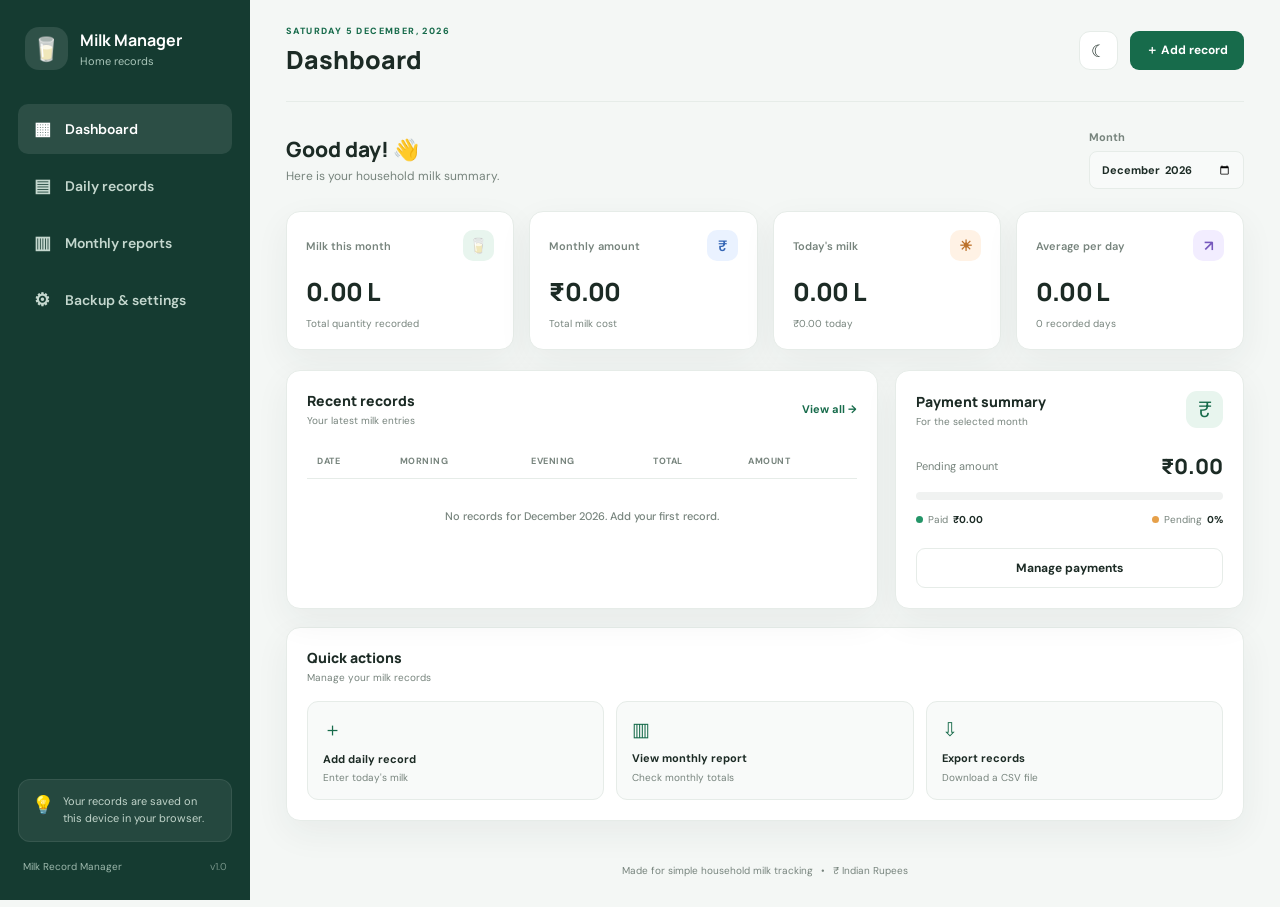
<file: Milk_Record_Manager.html>
<!DOCTYPE html>
<html lang="en">
<head>
  <meta charset="UTF-8">
  <meta name="viewport" content="width=device-width, initial-scale=1.0">
  <meta name="theme-color" content="#173b32">
  <title>Milk Record Manager</title>
  <style>
@import url('https://fonts.googleapis.com/css2?family=DM+Sans:wght@400;500;600;700;800&family=Manrope:wght@500;600;700;800&display=swap');
:root{--bg:#f4f7f5;--surface:#fff;--surface-2:#f8faf9;--text:#1c2b25;--muted:#77847d;--line:#e6ece8;--green:#176b4b;--green-dark:#124d39;--green-soft:#e8f5ee;--blue-soft:#eaf2ff;--orange-soft:#fff2e5;--purple-soft:#f2edff;--shadow:0 12px 35px rgba(29,58,43,.06);--danger:#c53c3c}
*{box-sizing:border-box}body{margin:0;background:var(--bg);color:var(--text);font-family:'DM Sans',sans-serif;font-size:14px}button,input,select,textarea{font:inherit}button{cursor:pointer}.app-shell{min-height:100vh}.sidebar{width:250px;background:#153b31;color:#fff;position:fixed;inset:0 auto 0 0;padding:27px 18px;display:flex;flex-direction:column;z-index:20}.brand{display:flex;align-items:center;gap:12px;color:white;text-decoration:none;padding:0 7px 34px}.brand-icon{width:43px;height:43px;border-radius:14px;background:#ffffff1c;display:grid;place-items:center;font-size:23px}.brand strong{display:block;font-family:Manrope,sans-serif;font-size:16px}.brand small{display:block;color:#a9c5b9;margin-top:3px;font-size:11px}.nav-links{display:grid;gap:7px}.nav-link{display:flex;align-items:center;gap:13px;padding:13px 14px;color:#c4d7ce;text-decoration:none;border-radius:10px;font-weight:600;transition:.2s}.nav-link span{font-size:18px;width:20px;text-align:center}.nav-link:hover,.nav-link.active{background:#ffffff19;color:#fff}.sidebar-note{margin-top:auto;background:#ffffff12;border:1px solid #ffffff14;padding:13px;border-radius:12px;display:flex;gap:9px;align-items:flex-start}.sidebar-note p{font-size:11px;line-height:1.6;color:#c1d4ca;margin:0}.note-icon{font-size:18px}.sidebar-footer{padding:18px 5px 0;color:#9db8ac;font-size:10px;display:flex;justify-content:space-between}.sidebar-footer span{opacity:.7}.main-content{margin-left:250px;max-width:1700px;padding:0 36px 25px}.topbar{height:102px;display:flex;align-items:center;justify-content:space-between;border-bottom:1px solid var(--line);margin-bottom:28px}.eyebrow{font-size:9px;letter-spacing:1.4px;color:var(--green);font-weight:800;margin:0 0 5px}.topbar h1{font:800 25px Manrope,sans-serif;margin:0}.top-actions{display:flex;align-items:center;gap:12px}.icon-button{width:39px;height:39px;border:1px solid var(--line);border-radius:11px;background:var(--surface);color:var(--text);font-size:17px}.menu-button{display:none}.button{border:0;border-radius:9px;padding:11px 16px;font-weight:700;font-size:12px;display:inline-flex;align-items:center;justify-content:center;gap:7px;transition:.2s}.button-primary{background:var(--green);color:white}.button-primary:hover{background:var(--green-dark)}.button-outline{background:var(--surface);border:1px solid var(--line);color:var(--text)}.button-outline:hover{border-color:var(--green);color:var(--green)}.button-danger{background:#fff0f0;color:var(--danger);border:1px solid #f4d3d3}.full-width{width:100%}.page{display:none}.page.active{display:block}.welcome-row,.page-intro{display:flex;justify-content:space-between;align-items:center;gap:18px;margin-bottom:22px}.welcome-row h2,.page-intro h2{font:800 21px Manrope,sans-serif;margin:0 0 5px}.welcome-row p,.page-intro p{color:var(--muted);margin:0;font-size:12px}.month-picker,.report-filter label{font-size:11px;font-weight:700;color:var(--muted);display:grid;gap:7px}.month-picker input,.report-filter input{min-width:155px}.stats-grid{display:grid;grid-template-columns:repeat(4,minmax(0,1fr));gap:15px;margin-bottom:20px}.stat-card{background:var(--surface);border:1px solid var(--line);border-radius:14px;padding:18px 19px;box-shadow:var(--shadow);min-width:0}.stat-top{display:flex;justify-content:space-between;align-items:center;color:var(--muted);font-size:11px;font-weight:600}.stat-icon{width:31px;height:31px;border-radius:10px;display:grid;place-items:center;font-size:15px;background:var(--green-soft);color:var(--green)}.stat-card strong{display:block;font:800 25px Manrope,sans-serif;margin:13px 0 4px;letter-spacing:-.7px}.stat-card small{font-size:10px;color:var(--muted)}.stat-blue .stat-icon{background:var(--blue-soft);color:#3566b5}.stat-orange .stat-icon{background:var(--orange-soft);color:#bd722c}.stat-purple .stat-icon{background:var(--purple-soft);color:#7658bd}.content-grid{display:grid;grid-template-columns:minmax(0,1.7fr) minmax(250px,1fr);gap:17px;margin-bottom:18px}.panel{background:var(--surface);border:1px solid var(--line);border-radius:14px;padding:20px;box-shadow:var(--shadow);min-width:0}.panel-heading{display:flex;align-items:center;justify-content:space-between;margin-bottom:17px}.panel-heading h3,.settings-card h3{font:800 14px Manrope,sans-serif;margin:0 0 4px}.panel-heading p{font-size:10px;color:var(--muted);margin:0}.text-link{color:var(--green);font-size:11px;text-decoration:none;font-weight:700}.table-wrap{width:100%;overflow-x:auto}table{width:100%;border-collapse:collapse;white-space:nowrap}th{text-align:left;color:var(--muted);font-size:9px;text-transform:uppercase;letter-spacing:.5px;font-weight:700;padding:11px 10px;border-bottom:1px solid var(--line)}td{padding:13px 10px;border-bottom:1px solid var(--line);font-size:11px;font-weight:600}tbody tr:last-child td{border-bottom:0}.empty-state{text-align:center!important;color:var(--muted)!important;padding:30px 12px!important;font-weight:500!important}.payment-total{display:flex;justify-content:space-between;align-items:center;margin:24px 0 12px;font-size:11px;color:var(--muted)}.payment-total strong{font:800 21px Manrope,sans-serif;color:var(--text)}.progress-track{height:8px;background:#f0f2f1;border-radius:20px;overflow:hidden}.progress-fill{height:100%;width:0;background:#249568;border-radius:20px;transition:.3s}.payment-legend{display:flex;justify-content:space-between;gap:8px;margin:13px 0 22px;font-size:10px;color:var(--muted)}.payment-legend span{display:flex;align-items:center;gap:5px}.payment-legend b{color:var(--text)}.dot{width:7px;height:7px;border-radius:50%;display:inline-block}.paid-dot{background:#249568}.pending-dot{background:#e6a04a}.panel-emoji{font-size:22px;color:var(--green);background:var(--green-soft);width:37px;height:37px;border-radius:11px;display:grid;place-items:center}.quick-panel{margin-bottom:18px}.quick-actions{display:grid;grid-template-columns:repeat(3,1fr);gap:12px}.quick-action{border:1px solid var(--line);background:var(--surface-2);border-radius:11px;padding:15px;text-align:left;color:var(--text);display:grid;gap:5px}.quick-action>span{font-size:19px;color:var(--green);margin-bottom:4px}.quick-action b{font-size:11px}.quick-action small{font-size:10px;color:var(--muted)}.quick-action:hover{border-color:#9cc8b1;background:var(--green-soft)}.app-footer{text-align:center;padding:25px 0 5px;color:var(--muted);font-size:10px}.app-footer span{padding:0 5px}.page-intro{margin-bottom:20px}.toolbar{display:flex;gap:9px;flex-wrap:wrap;margin-bottom:17px}.toolbar input,.toolbar select,.month-picker input,.report-filter input{border:1px solid var(--line);border-radius:8px;background:var(--surface-2);padding:10px 11px;color:var(--text);font-size:11px;outline:none}.toolbar input[type=search]{flex:1;min-width:170px}.toolbar input[type=month]{width:145px}.toolbar select{min-width:130px}.table-footer{display:flex;justify-content:space-between;gap:10px;color:var(--muted);font-size:10px;border-top:1px solid var(--line);padding-top:14px;margin-top:5px}.status{display:inline-flex;padding:5px 8px;border-radius:20px;font-size:9px;font-weight:800;text-transform:capitalize}.status.paid{background:#e7f5ed;color:#218052}.status.pending{background:#fff3df;color:#a96b1c}.row-actions{display:flex;gap:5px}.mini-action{border:1px solid var(--line);background:var(--surface);color:var(--text);border-radius:6px;padding:5px 7px;font-size:10px}.mini-action:hover{border-color:var(--green);color:var(--green)}.report-actions{display:flex;gap:8px}.report-filter{display:flex;justify-content:space-between;align-items:center;margin-bottom:17px}.report-period{color:var(--muted);font-size:11px}.report-stats{margin-bottom:18px}.report-total-row{border-top:1px solid var(--line);margin-top:10px;padding-top:15px;display:flex;justify-content:space-between;font-size:12px}.report-total-row strong{font-family:Manrope,sans-serif}.settings-grid{display:grid;grid-template-columns:repeat(2,minmax(0,1fr));gap:16px}.settings-card{padding:23px}.settings-icon{font-size:25px;margin-bottom:13px}.settings-card p,.privacy-note p{color:var(--muted);font-size:11px;line-height:1.7;min-height:55px;margin:7px 0 18px}.file-button{cursor:pointer}.danger-card{border-color:#f0dada}.privacy-note{margin-top:17px}.privacy-note p{min-height:0;margin-bottom:0}.modal-backdrop{position:fixed;inset:0;background:#10231dcc;display:none;align-items:center;justify-content:center;padding:18px;z-index:50;overflow:auto}.modal-backdrop.open{display:flex}.modal{width:min(100%,510px);background:var(--surface);border-radius:17px;padding:23px;box-shadow:0 25px 80px #0003;max-height:95vh;overflow:auto}.modal-header{display:flex;justify-content:space-between;align-items:flex-start;margin-bottom:20px}.modal-header h2{font:800 20px Manrope,sans-serif;margin:0}.form-grid{display:grid;grid-template-columns:1fr 1fr;gap:14px}.form-field{display:grid;gap:7px;font-size:11px;font-weight:700;color:var(--muted)}.form-field.full{grid-column:1/-1}.form-field input,.form-field select,.form-field textarea{width:100%;padding:11px 12px;border:1px solid var(--line);border-radius:8px;background:var(--surface-2);color:var(--text);outline:none;font-size:12px}.form-field input:focus,.form-field select:focus,.form-field textarea:focus,.toolbar input:focus{border-color:#6eaa8b;box-shadow:0 0 0 3px #1a87541a}.form-field textarea{resize:vertical}.calculation-preview{margin-top:17px;padding:14px;background:var(--green-soft);border-radius:10px;display:flex;justify-content:space-between;gap:12px}.calculation-preview div{display:grid;gap:5px}.calculation-preview span{font-size:10px;color:var(--green-dark)}.calculation-preview strong{font:800 16px Manrope,sans-serif;color:var(--green-dark)}.modal-actions{display:flex;justify-content:flex-end;gap:8px;margin-top:19px}.toast{position:fixed;bottom:22px;left:50%;transform:translate(-50%,20px);background:#173b31;color:white;padding:12px 17px;border-radius:9px;font-size:12px;font-weight:600;box-shadow:0 8px 25px #0002;opacity:0;pointer-events:none;transition:.25s;z-index:100;max-width:calc(100% - 30px);text-align:center}.toast.show{opacity:1;transform:translate(-50%,0)}
body.dark{--bg:#111b17;--surface:#19251f;--surface-2:#202e27;--text:#e9f1ec;--muted:#a0afa6;--line:#304239;--green-soft:#203e30;--blue-soft:#24374e;--orange-soft:#473523;--purple-soft:#352c4d;--shadow:0 12px 35px #0002}.dark .button-outline,.dark .icon-button,.dark .mini-action{background:var(--surface)}.dark .progress-track{background:#2a3931}.dark .status.paid{background:#203e30;color:#85d5a8}.dark .status.pending{background:#493a25;color:#f0bd71}.dark .button-danger{background:#422727;border-color:#603535}.dark .calculation-preview{background:#203e30}.dark .calculation-preview span,.dark .calculation-preview strong{color:#a7e0bd}
@media(max-width:1100px){.main-content{padding:0 23px 20px}.sidebar{width:220px}.main-content{margin-left:220px}.stats-grid{grid-template-columns:repeat(2,minmax(0,1fr))}.content-grid{grid-template-columns:1fr}.payment-panel{max-width:none}}
@media(max-width:720px){.sidebar{transform:translateX(-100%);transition:transform .25s;width:260px;box-shadow:10px 0 30px #0002}.sidebar.open{transform:translateX(0)}.main-content{margin-left:0;padding:0 15px 18px}.topbar{height:78px;margin-bottom:20px;gap:10px}.menu-button{display:block;flex-shrink:0}.topbar>div:nth-child(2){margin-right:auto}.topbar h1{font-size:20px}.topbar .eyebrow{font-size:8px}.top-add{padding:10px;font-size:10px}.top-actions{gap:6px}.icon-button{width:35px;height:35px}.welcome-row,.page-intro{align-items:flex-start}.welcome-row h2,.page-intro h2{font-size:18px}.welcome-row p,.page-intro p{font-size:11px}.month-picker input{min-width:130px;width:130px}.stats-grid{gap:10px}.stat-card{padding:14px}.stat-card strong{font-size:21px}.stat-top{font-size:10px}.content-grid{gap:12px}.panel{padding:15px}.quick-actions{grid-template-columns:1fr}.quick-action{grid-template-columns:28px 1fr;align-items:center;column-gap:8px}.quick-action>span{grid-row:span 2}.quick-action small{grid-column:2}.toolbar>*{flex:1}.toolbar input[type=search]{flex-basis:100%}.toolbar input[type=month],.toolbar select{min-width:0}.table-footer{font-size:9px}.settings-grid{grid-template-columns:1fr}.report-filter{align-items:flex-start;gap:12px}.report-actions{flex-wrap:wrap}.report-actions .button{padding:9px 10px}.page-intro{flex-wrap:wrap}.page-intro>.button{margin-left:auto}.app-footer{line-height:1.7}}
@media(max-width:390px){.top-add{font-size:0;width:36px;height:36px;padding:0}.top-add:first-letter{font-size:17px}.stats-grid{gap:8px}.stat-card{padding:12px}.stat-card strong{font-size:18px}.stat-card small{font-size:9px}.form-grid{grid-template-columns:1fr}.form-field.full{grid-column:auto}.calculation-preview strong{font-size:14px}.report-filter{flex-direction:column}}
@media print{body{background:#fff;color:#111}.sidebar,.topbar,.page:not(#reportsPage),.report-actions,.report-filter,.app-footer{display:none!important}.main-content{margin:0;padding:0}.page#reportsPage{display:block!important}.panel,.stat-card{box-shadow:none;border:1px solid #ddd;break-inside:avoid}.stats-grid{grid-template-columns:repeat(4,1fr)}.stat-card strong{font-size:18px}th,td{color:#111!important}}

</style>
</head>
<body>
  <div class="app-shell">
    <aside class="sidebar" id="sidebar">
      <a class="brand" href="#" aria-label="Milk Record Manager home">
        <span class="brand-icon">🥛</span>
        <span><strong>Milk Manager</strong><small>Home records</small></span>
      </a>
      <nav class="nav-links">
        <a class="nav-link active" href="#dashboard" data-page="dashboard"><span>▦</span> Dashboard</a>
        <a class="nav-link" href="#records" data-page="records"><span>▤</span> Daily records</a>
        <a class="nav-link" href="#reports" data-page="reports"><span>▥</span> Monthly reports</a>
        <a class="nav-link" href="#settings" data-page="settings"><span>⚙</span> Backup & settings</a>
      </nav>
      <div class="sidebar-note">
        <span class="note-icon">💡</span>
        <p>Your records are saved on this device in your browser.</p>
      </div>
      <div class="sidebar-footer">Milk Record Manager <span>v1.0</span></div>
    </aside>

    <main class="main-content">
      <header class="topbar">
        <button class="icon-button menu-button" id="menuButton" aria-label="Open menu">☰</button>
        <div>
          <p class="eyebrow" id="todayLabel">YOUR HOME MILK TRACKER</p>
          <h1 id="pageTitle">Dashboard</h1>
        </div>
        <div class="top-actions">
          <button class="icon-button" id="themeButton" title="Toggle dark mode" aria-label="Toggle dark mode">☾</button>
          <button class="button button-primary top-add" id="topAddButton">＋ Add record</button>
        </div>
      </header>

      <section class="page active" id="dashboardPage">
        <div class="welcome-row">
          <div>
            <h2>Good day! <span>👋</span></h2>
            <p>Here is your household milk summary.</p>
          </div>
          <label class="month-picker">Month
            <input type="month" id="dashboardMonth">
          </label>
        </div>

        <div class="stats-grid">
          <article class="stat-card stat-green">
            <div class="stat-top"><span>Milk this month</span><span class="stat-icon">🥛</span></div>
            <strong id="monthLitres">0.00 L</strong><small>Total quantity recorded</small>
          </article>
          <article class="stat-card stat-blue">
            <div class="stat-top"><span>Monthly amount</span><span class="stat-icon">₹</span></div>
            <strong id="monthAmount">₹0.00</strong><small>Total milk cost</small>
          </article>
          <article class="stat-card stat-orange">
            <div class="stat-top"><span>Today's milk</span><span class="stat-icon">☀</span></div>
            <strong id="todayLitres">0.00 L</strong><small id="todayAmount">₹0.00 today</small>
          </article>
          <article class="stat-card stat-purple">
            <div class="stat-top"><span>Average per day</span><span class="stat-icon">↗</span></div>
            <strong id="dailyAverage">0.00 L</strong><small id="entryCount">0 recorded days</small>
          </article>
        </div>

        <div class="content-grid">
          <section class="panel recent-panel">
            <div class="panel-heading">
              <div><h3>Recent records</h3><p>Your latest milk entries</p></div>
              <a class="text-link" href="#records" data-page="records">View all →</a>
            </div>
            <div class="table-wrap">
              <table>
                <thead><tr><th>Date</th><th>Morning</th><th>Evening</th><th>Total</th><th>Amount</th></tr></thead>
                <tbody id="recentTableBody"><tr><td colspan="5" class="empty-state">No records yet. Add your first record.</td></tr></tbody>
              </table>
            </div>
          </section>
          <section class="panel payment-panel">
            <div class="panel-heading"><div><h3>Payment summary</h3><p>For the selected month</p></div><span class="panel-emoji">₹</span></div>
            <div class="payment-total"><span>Pending amount</span><strong id="pendingAmount">₹0.00</strong></div>
            <div class="progress-track"><div id="paidProgress" class="progress-fill"></div></div>
            <div class="payment-legend"><span><i class="dot paid-dot"></i> Paid <b id="paidAmount">₹0.00</b></span><span><i class="dot pending-dot"></i> Pending <b id="pendingShare">0%</b></span></div>
            <button class="button button-outline full-width" data-go="records">Manage payments</button>
          </section>
        </div>

        <section class="panel quick-panel">
          <div class="panel-heading"><div><h3>Quick actions</h3><p>Manage your milk records</p></div></div>
          <div class="quick-actions">
            <button class="quick-action" id="quickAdd"><span>＋</span><b>Add daily record</b><small>Enter today's milk</small></button>
            <button class="quick-action" data-go="reports"><span>▥</span><b>View monthly report</b><small>Check monthly totals</small></button>
            <button class="quick-action" id="quickExport"><span>⇩</span><b>Export records</b><small>Download a CSV file</small></button>
          </div>
        </section>
      </section>

      <section class="page" id="recordsPage">
        <div class="page-intro">
          <div><h2>Daily milk records</h2><p>Add, edit, search and manage your household milk entries.</p></div>
          <button class="button button-primary" id="addRecordButton">＋ Add new record</button>
        </div>
        <section class="panel">
          <div class="toolbar">
            <input type="search" id="searchInput" placeholder="Search date or notes…" aria-label="Search records">
            <input type="month" id="recordsMonth" aria-label="Filter by month">
            <select id="paymentFilter" aria-label="Filter by payment status"><option value="all">All payments</option><option value="paid">Paid</option><option value="pending">Pending</option></select>
            <button class="button button-outline" id="clearFilters">Clear filters</button>
          </div>
          <div class="table-wrap">
            <table class="records-table">
              <thead><tr><th>Date</th><th>Morning</th><th>Evening</th><th>Total milk</th><th>Rate / L</th><th>Amount</th><th>Payment</th><th>Actions</th></tr></thead>
              <tbody id="recordsTableBody"><tr><td colspan="8" class="empty-state">No records found.</td></tr></tbody>
            </table>
          </div>
          <div class="table-footer"><span id="recordsCount">0 records</span><span>Amounts are calculated automatically.</span></div>
        </section>
      </section>

      <section class="page" id="reportsPage">
        <div class="page-intro">
          <div><h2>Monthly reports</h2><p>Review your monthly milk usage and household expense.</p></div>
          <div class="report-actions"><button class="button button-outline" id="printReport">⎙ Print</button><button class="button button-primary" id="reportExport">⇩ Export CSV</button></div>
        </div>
        <section class="panel report-filter">
          <label>Select report month<input type="month" id="reportMonth"></label>
          <div class="report-period" id="reportPeriod">Monthly summary</div>
        </section>
        <div class="stats-grid report-stats">
          <article class="stat-card stat-green"><div class="stat-top"><span>Total milk</span><span class="stat-icon">🥛</span></div><strong id="reportLitres">0.00 L</strong><small>Morning + evening</small></article>
          <article class="stat-card stat-blue"><div class="stat-top"><span>Total expense</span><span class="stat-icon">₹</span></div><strong id="reportAmount">₹0.00</strong><small>Monthly milk cost</small></article>
          <article class="stat-card stat-orange"><div class="stat-top"><span>Recorded days</span><span class="stat-icon">▦</span></div><strong id="reportDays">0</strong><small>Days with entries</small></article>
          <article class="stat-card stat-purple"><div class="stat-top"><span>Daily average</span><span class="stat-icon">↗</span></div><strong id="reportAverage">0.00 L</strong><small>Per recorded day</small></article>
        </div>
        <section class="panel">
          <div class="panel-heading"><div><h3>Monthly breakdown</h3><p>All daily entries for this month</p></div></div>
          <div class="table-wrap">
            <table><thead><tr><th>Date</th><th>Morning (L)</th><th>Evening (L)</th><th>Total (L)</th><th>Rate / L</th><th>Amount</th><th>Payment</th></tr></thead>
            <tbody id="reportTableBody"><tr><td colspan="7" class="empty-state">No records for this month.</td></tr></tbody></table>
          </div>
          <div class="report-total-row"><span>Monthly total</span><strong id="reportGrandTotal">0.00 L · ₹0.00</strong></div>
        </section>
      </section>

      <section class="page" id="settingsPage">
        <div class="page-intro"><div><h2>Backup & settings</h2><p>Keep your household records safe and manage your preferences.</p></div></div>
        <div class="settings-grid">
          <section class="panel settings-card">
            <div class="settings-icon">💾</div><h3>Backup your records</h3><p>Download all milk records as a JSON backup. You can restore it later on this device or another device.</p>
            <button class="button button-primary full-width" id="backupButton">Download backup</button>
          </section>
          <section class="panel settings-card">
            <div class="settings-icon">📂</div><h3>Restore backup</h3><p>Import a backup JSON file. Imported records will be added or updated by date.</p>
            <label class="button button-outline full-width file-button" for="restoreInput">Choose backup file</label>
            <input type="file" id="restoreInput" accept=".json,application/json" hidden>
          </section>
          <section class="panel settings-card">
            <div class="settings-icon">📊</div><h3>Export to CSV</h3><p>Download your records in a spreadsheet-friendly format that opens in Excel or Google Sheets.</p>
            <button class="button button-outline full-width" id="settingsExport">Export all records</button>
          </section>
          <section class="panel settings-card danger-card">
            <div class="settings-icon">⚠️</div><h3>Delete all records</h3><p>Permanently clear all milk records saved in this browser. Download a backup first if needed.</p>
            <button class="button button-danger full-width" id="deleteAllButton">Delete all records</button>
          </section>
        </div>
        <section class="panel privacy-note"><strong>About your data</strong><p>This website stores records in your browser's LocalStorage. Data stays on this device and is not automatically synced to other devices. Clearing browser data may delete your records, so keep regular backups.</p></section>
      </section>

      <footer class="app-footer">Made for simple household milk tracking <span>•</span> ₹ Indian Rupees</footer>
    </main>
  </div>

  <div class="modal-backdrop" id="recordModal" aria-hidden="true">
    <div class="modal" role="dialog" aria-modal="true" aria-labelledby="modalTitle">
      <div class="modal-header"><div><p class="eyebrow">DAILY ENTRY</p><h2 id="modalTitle">Add milk record</h2></div><button class="icon-button" id="closeModal" aria-label="Close">✕</button></div>
      <form id="recordForm">
        <input type="hidden" id="editId">
        <div class="form-grid">
          <label class="form-field full">Date<input type="date" id="recordDate" required></label>
          <label class="form-field">Morning milk (L)<input type="number" id="morningQty" min="0" max="100" step="0.01" value="1" required></label>
          <label class="form-field">Evening milk (L)<input type="number" id="eveningQty" min="0" max="100" step="0.01" value="1" required></label>
          <label class="form-field full">Price per litre (₹)<input type="number" id="milkRate" min="0" max="100000" step="0.01" value="60" required></label>
          <label class="form-field full">Payment status<select id="paymentStatus"><option value="pending">Pending</option><option value="paid">Paid</option></select></label>
          <label class="form-field full">Notes (optional)<textarea id="recordNotes" rows="3" placeholder="Example: Extra milk for guests"></textarea></label>
        </div>
        <div class="calculation-preview"><div><span>Total quantity</span><strong id="previewQty">2.00 L</strong></div><div><span>Daily amount</span><strong id="previewAmount">₹120.00</strong></div></div>
        <div class="modal-actions"><button type="button" class="button button-outline" id="cancelModal">Cancel</button><button type="submit" class="button button-primary" id="saveRecordButton">Save record</button></div>
      </form>
    </div>
  </div>
  <div class="toast" id="toast" role="status" aria-live="polite"></div>
  <script>
(() => {
  "use strict";
  const STORAGE_KEY = "milkManagerRecords_v1";
  const THEME_KEY = "milkManagerTheme";
  const $ = (id) => document.getElementById(id);
  const todayISO = () => {
    const d = new Date();
    return `${d.getFullYear()}-${String(d.getMonth()+1).padStart(2,"0")}-${String(d.getDate()).padStart(2,"0")}`;
  };
  const currentMonth = () => todayISO().slice(0,7);
  const money = (value) => new Intl.NumberFormat("en-IN",{style:"currency",currency:"INR",minimumFractionDigits:2,maximumFractionDigits:2}).format(Number(value)||0);
  const litres = (value) => `${(Number(value)||0).toFixed(2)} L`;
  const escapeHTML = (value) => String(value ?? "").replace(/[&<>"']/g, ch => ({"&":"&amp;","<":"&lt;",">":"&gt;",'"':"&quot;","'":"&#39;"}[ch]));
  let records = loadRecords();
  let toastTimer;
  let currentPage = "dashboard";

  function loadRecords() {
    try {
      const parsed = JSON.parse(localStorage.getItem(STORAGE_KEY) || "[]");
      return Array.isArray(parsed) ? parsed.filter(validRecord).sort((a,b)=>b.date.localeCompare(a.date)) : [];
    } catch { return []; }
  }
  function validRecord(r) {
    return r && typeof r.date === "string" && /^\d{4}-\d{2}-\d{2}$/.test(r.date)
      && Number.isFinite(Number(r.morning)) && Number.isFinite(Number(r.evening))
      && Number.isFinite(Number(r.rate)) && ["paid","pending"].includes(r.status);
  }
  function saveRecords() {
    localStorage.setItem(STORAGE_KEY, JSON.stringify(records));
  }
  function totalQty(r) { return Number(r.morning)+Number(r.evening); }
  function totalAmount(r) { return totalQty(r)*Number(r.rate); }
  function monthRecords(month) { return records.filter(r=>r.date.startsWith(month)); }
  function showToast(message) {
    const el=$("toast"); el.textContent=message; el.classList.add("show");
    clearTimeout(toastTimer); toastTimer=setTimeout(()=>el.classList.remove("show"),2600);
  }
  function formatDate(date) {
    return new Date(`${date}T00:00:00`).toLocaleDateString("en-IN",{day:"2-digit",month:"short",year:"numeric"});
  }
  function monthName(month) {
    if(!month) return "Selected month";
    const [y,m]=month.split("-").map(Number);
    return new Date(y,m-1,1).toLocaleDateString("en-IN",{month:"long",year:"numeric"});
  }
  function setMonthInputs() {
    $("dashboardMonth").value=currentMonth();
    $("recordsMonth").value=currentMonth();
    $("reportMonth").value=currentMonth();
    $("todayLabel").textContent=new Date().toLocaleDateString("en-IN",{weekday:"long",day:"numeric",month:"long",year:"numeric"}).toUpperCase();
  }
  function monthSummary(month) {
    const list=monthRecords(month);
    const qty=list.reduce((s,r)=>s+totalQty(r),0);
    const amount=list.reduce((s,r)=>s+totalAmount(r),0);
    const paid=list.filter(r=>r.status==="paid").reduce((s,r)=>s+totalAmount(r),0);
    return {list,qty,amount,paid,pending:amount-paid,days:list.length,average:list.length?qty/list.length:0};
  }
  function renderDashboard() {
    const month=$("dashboardMonth").value||currentMonth(), s=monthSummary(month);
    $("monthLitres").textContent=litres(s.qty); $("monthAmount").textContent=money(s.amount);
    $("dailyAverage").textContent=litres(s.average); $("entryCount").textContent=`${s.days} recorded ${s.days===1?"day":"days"}`;
    const today=records.find(r=>r.date===todayISO());
    $("todayLitres").textContent=litres(today?totalQty(today):0);
    $("todayAmount").textContent=`${money(today?totalAmount(today):0)} today`;
    $("pendingAmount").textContent=money(s.pending); $("paidAmount").textContent=money(s.paid);
    $("pendingShare").textContent=`${s.amount?Math.round(s.pending/s.amount*100):0}%`;
    $("paidProgress").style.width=`${s.amount?Math.min(100,s.paid/s.amount*100):0}%`;
    const recent=s.list.slice().sort((a,b)=>b.date.localeCompare(a.date)).slice(0,6);
    $("recentTableBody").innerHTML=recent.length?recent.map(r=>`<tr><td>${formatDate(r.date)}</td><td>${litres(r.morning)}</td><td>${litres(r.evening)}</td><td>${litres(totalQty(r))}</td><td>${money(totalAmount(r))}</td></tr>`).join(""):`<tr><td colspan="5" class="empty-state">No records for ${escapeHTML(monthName(month))}. Add your first record.</td></tr>`;
  }
  function renderRecords() {
    const search=$("searchInput").value.trim().toLowerCase();
    const month=$("recordsMonth").value;
    const status=$("paymentFilter").value;
    const list=records.filter(r=>(!month||r.date.startsWith(month))&& (status==="all"||r.status===status) && (!search||r.date.includes(search)||formatDate(r.date).toLowerCase().includes(search)||(r.notes||"").toLowerCase().includes(search)));
    $("recordsTableBody").innerHTML=list.length?list.map(r=>`<tr>
      <td>${formatDate(r.date)}</td><td>${litres(r.morning)}</td><td>${litres(r.evening)}</td><td>${litres(totalQty(r))}</td><td>${money(r.rate)}</td><td>${money(totalAmount(r))}</td>
      <td><span class="status ${r.status}">${r.status}</span></td>
      <td><div class="row-actions"><button class="mini-action" data-edit="${escapeHTML(r.id)}" aria-label="Edit record">Edit</button><button class="mini-action" data-delete="${escapeHTML(r.id)}" aria-label="Delete record">Delete</button></div></td>
    </tr>`).join(""):`<tr><td colspan="8" class="empty-state">No records found. Try clearing the filters or add a record.</td></tr>`;
    $("recordsCount").textContent=`${list.length} ${list.length===1?"record":"records"}`;
  }
  function renderReport() {
    const month=$("reportMonth").value||currentMonth(), s=monthSummary(month);
    $("reportPeriod").textContent=monthName(month);
    $("reportLitres").textContent=litres(s.qty); $("reportAmount").textContent=money(s.amount);
    $("reportDays").textContent=s.days; $("reportAverage").textContent=litres(s.average);
    const list=s.list.slice().sort((a,b)=>a.date.localeCompare(b.date));
    $("reportTableBody").innerHTML=list.length?list.map(r=>`<tr><td>${formatDate(r.date)}</td><td>${Number(r.morning).toFixed(2)}</td><td>${Number(r.evening).toFixed(2)}</td><td>${totalQty(r).toFixed(2)}</td><td>${money(r.rate)}</td><td>${money(totalAmount(r))}</td><td><span class="status ${r.status}">${r.status}</span></td></tr>`).join(""):`<tr><td colspan="7" class="empty-state">No records for ${escapeHTML(monthName(month))}.</td></tr>`;
    $("reportGrandTotal").textContent=`${s.qty.toFixed(2)} L · ${money(s.amount)}`;
  }
  function renderAll() { renderDashboard(); renderRecords(); renderReport(); }
  function navigate(page) {
    currentPage=page;
    document.querySelectorAll(".page").forEach(p=>p.classList.toggle("active",p.id===`${page}Page`));
    document.querySelectorAll(".nav-link").forEach(a=>a.classList.toggle("active",a.dataset.page===page));
    const titles={dashboard:"Dashboard",records:"Daily records",reports:"Monthly reports",settings:"Backup & settings"};
    $("pageTitle").textContent=titles[page]||"Dashboard";
    $("sidebar").classList.remove("open");
    if(page==="dashboard")renderDashboard(); if(page==="records")renderRecords(); if(page==="reports")renderReport();
    history.replaceState(null,"",`#${page}`);
  }
  function openModal(record=null) {
    $("recordForm").reset();
    $("editId").value=record?.id||"";
    $("modalTitle").textContent=record?"Edit milk record":"Add milk record";
    $("saveRecordButton").textContent=record?"Update record":"Save record";
    $("recordDate").value=record?.date||todayISO();
    $("morningQty").value=record?.morning??1;
    $("eveningQty").value=record?.evening??1;
    $("milkRate").value=record?.rate??60;
    $("paymentStatus").value=record?.status||"pending";
    $("recordNotes").value=record?.notes||"";
    updatePreview();
    $("recordModal").classList.add("open"); $("recordModal").setAttribute("aria-hidden","false");
    document.body.style.overflow="hidden";
    setTimeout(()=>$("recordDate").focus(),50);
  }
  function closeModal() { $("recordModal").classList.remove("open"); $("recordModal").setAttribute("aria-hidden","true"); document.body.style.overflow=""; }
  function updatePreview() {
    const morning=Math.max(0,Number($("morningQty").value)||0), evening=Math.max(0,Number($("eveningQty").value)||0), rate=Math.max(0,Number($("milkRate").value)||0);
    $("previewQty").textContent=litres(morning+evening); $("previewAmount").textContent=money((morning+evening)*rate);
  }
  function submitRecord(event) {
    event.preventDefault();
    const date=$("recordDate").value, morning=Number($("morningQty").value), evening=Number($("eveningQty").value), rate=Number($("milkRate").value), id=$("editId").value;
    if(!date){showToast("Please select a date.");return;}
    if(!Number.isFinite(morning)||!Number.isFinite(evening)||morning<0||evening<0||morning+evening<=0){showToast("Enter a milk quantity greater than zero.");return;}
    if(!Number.isFinite(rate)||rate<=0){showToast("Enter a price per litre greater than zero.");return;}
    const duplicate=records.find(r=>r.date===date&&r.id!==id);
    if(duplicate&&!confirm("A record already exists for this date. Replace it with this entry?"))return;
    const record={id:id||`${Date.now()}_${Math.random().toString(36).slice(2,8)}`,date,morning,evening,rate,status:$("paymentStatus").value,notes:$("recordNotes").value.trim()};
    if(duplicate)records=records.filter(r=>r.id!==duplicate.id);
    if(id)records=records.filter(r=>r.id!==id);
    records.push(record); records.sort((a,b)=>b.date.localeCompare(a.date));
    saveRecords(); closeModal(); renderAll(); showToast(id?"Record updated successfully.":"Milk record saved successfully.");
  }
  function deleteRecord(id) {
    const record=records.find(r=>r.id===id); if(!record)return;
    if(!confirm(`Delete the milk record for ${formatDate(record.date)}?`))return;
    records=records.filter(r=>r.id!==id); saveRecords(); renderAll(); showToast("Record deleted.");
  }
  function exportCSV(month=null) {
    const list=(month?monthRecords(month):records).slice().sort((a,b)=>a.date.localeCompare(b.date));
    if(!list.length){showToast("There are no records to export.");return;}
    const rows=[["Date","Morning milk (L)","Evening milk (L)","Total milk (L)","Price per litre (INR)","Amount (INR)","Payment status","Notes"],...list.map(r=>[r.date,Number(r.morning).toFixed(2),Number(r.evening).toFixed(2),totalQty(r).toFixed(2),Number(r.rate).toFixed(2),totalAmount(r).toFixed(2),r.status,r.notes||""])];
    const csv=rows.map(row=>row.map(v=>`"${String(v).replace(/"/g,'""')}"`).join(",")).join("\r\n");
    downloadBlob("\uFEFF"+csv,`milk-records${month?`-${month}`:""}.csv`,"text/csv;charset=utf-8;");
    showToast("CSV file downloaded.");
  }
  function downloadBlob(content,filename,type) {
    const blob=new Blob([content],{type}),url=URL.createObjectURL(blob),a=document.createElement("a");
    a.href=url;a.download=filename;document.body.appendChild(a);a.click();a.remove();URL.revokeObjectURL(url);
  }
  function backup() {
    const data={app:"Milk Record Manager",version:1,exportedAt:new Date().toISOString(),records};
    downloadBlob(JSON.stringify(data,null,2),`milk-record-backup-${todayISO()}.json`,"application/json");
    showToast("Backup downloaded.");
  }
  async function restore(file) {
    try {
      const parsed=JSON.parse(await file.text()), incoming=Array.isArray(parsed)?parsed:parsed.records;
      if(!Array.isArray(incoming))throw new Error("Invalid backup format");
      const valid=incoming.filter(validRecord).map(r=>({...r,id:String(r.id||`${Date.now()}_${Math.random()}`),morning:Number(r.morning),evening:Number(r.evening),rate:Number(r.rate),notes:String(r.notes||"")}));
      if(!valid.length)throw new Error("No valid records found in this file");
      if(!confirm(`Import ${valid.length} record(s)? Existing entries with the same date will be replaced.`))return;
      const byDate=new Map(records.map(r=>[r.date,r]));
      valid.forEach(r=>byDate.set(r.date,r));
      records=[...byDate.values()].sort((a,b)=>b.date.localeCompare(a.date));
      saveRecords();renderAll();showToast(`${valid.length} record(s) imported.`);
    } catch(err) { showToast(`Could not restore backup: ${err.message}`); }
    finally { $("restoreInput").value=""; }
  }
  function bindEvents() {
    $("recordForm").addEventListener("submit",submitRecord);
    ["morningQty","eveningQty","milkRate"].forEach(id=>$(id).addEventListener("input",updatePreview));
    ["closeModal","cancelModal"].forEach(id=>$(id).addEventListener("click",closeModal));
    $("recordModal").addEventListener("click",e=>{if(e.target===$("recordModal"))closeModal();});
    document.addEventListener("keydown",e=>{if(e.key==="Escape")closeModal();});
    ["topAddButton","addRecordButton","quickAdd"].forEach(id=>$(id).addEventListener("click",()=>openModal()));
    $("dashboardMonth").addEventListener("change",renderDashboard);
    $("recordsMonth").addEventListener("change",renderRecords);
    $("searchInput").addEventListener("input",renderRecords);
    $("paymentFilter").addEventListener("change",renderRecords);
    $("clearFilters").addEventListener("click",()=>{$("searchInput").value="";$("recordsMonth").value="";$("paymentFilter").value="all";renderRecords();});
    $("reportMonth").addEventListener("change",renderReport);
    $("printReport").addEventListener("click",()=>window.print());
    ["reportExport","settingsExport","quickExport"].forEach(id=>$(id).addEventListener("click",()=>exportCSV(id==="reportExport"?$("reportMonth").value:null)));
    $("backupButton").addEventListener("click",backup);
    $("restoreInput").addEventListener("change",e=>{if(e.target.files[0])restore(e.target.files[0]);});
    $("deleteAllButton").addEventListener("click",()=>{if(!records.length){showToast("There are no records to delete.");return;}if(confirm("Delete ALL milk records from this browser? This cannot be undone.")){records=[];saveRecords();renderAll();showToast("All records deleted.");}});
    $("themeButton").addEventListener("click",toggleTheme);
    $("menuButton").addEventListener("click",()=>$("sidebar").classList.toggle("open"));
    document.addEventListener("click",e=>{
      const edit=e.target.closest("[data-edit]"),del=e.target.closest("[data-delete]"),go=e.target.closest("[data-go]"),nav=e.target.closest("[data-page]");
      if(edit){const r=records.find(x=>x.id===edit.dataset.edit);if(r)openModal(r);}
      if(del)deleteRecord(del.dataset.delete);
      if(go)navigate(go.dataset.go);
      if(nav){e.preventDefault();navigate(nav.dataset.page);}
    });
  }
  function toggleTheme() {
    document.body.classList.toggle("dark");
    const dark=document.body.classList.contains("dark");
    localStorage.setItem(THEME_KEY,dark?"dark":"light");
    $("themeButton").textContent=dark?"☀":"☾";
  }
  function init() {
    setMonthInputs();
    if(localStorage.getItem(THEME_KEY)==="dark"){document.body.classList.add("dark");$("themeButton").textContent="☀";}
    bindEvents();renderAll();
    const initial=location.hash.replace("#","");
    if(["dashboard","records","reports","settings"].includes(initial))navigate(initial);
  }
  init();
})();
</script>
</body>
</html>
</file>
